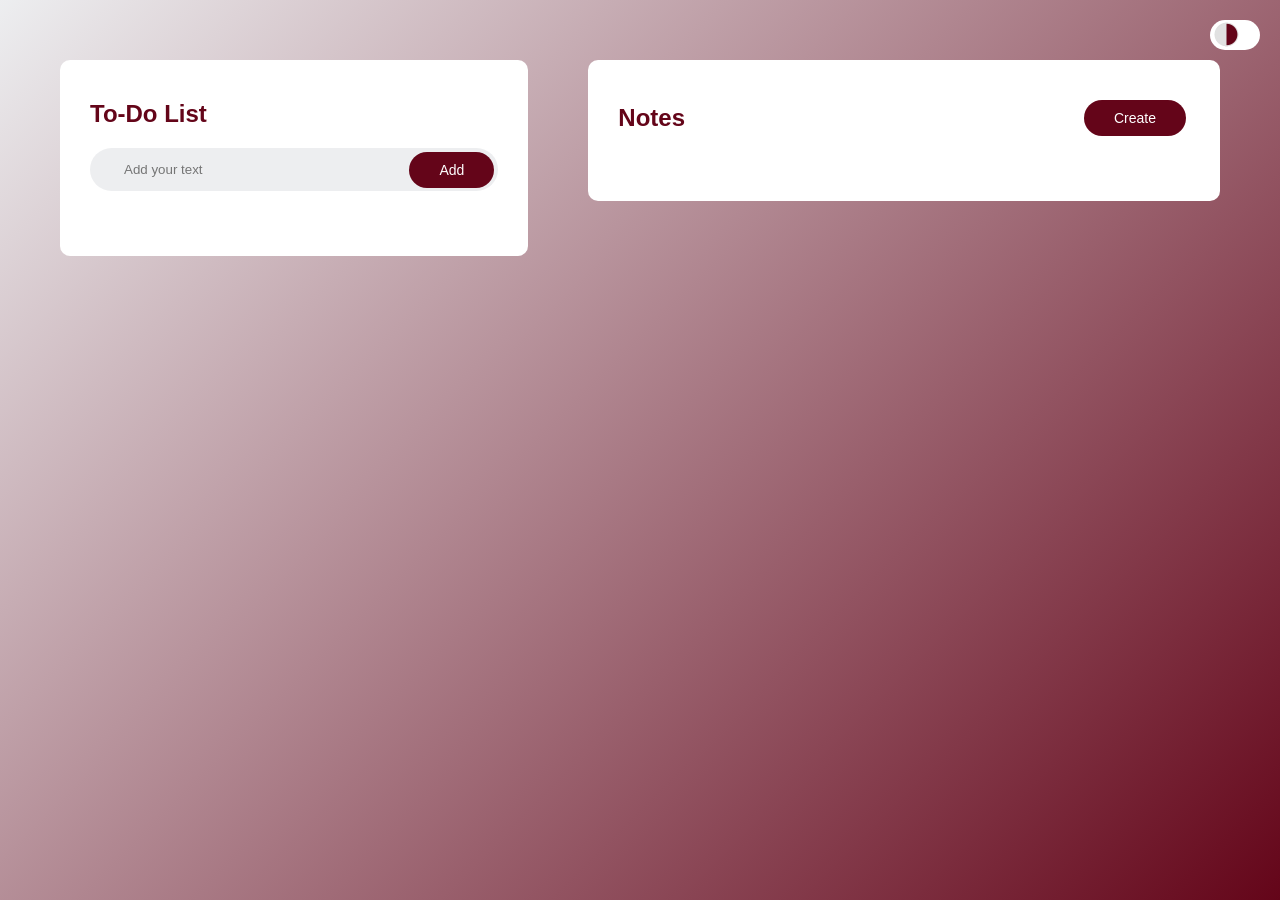
<file: to-do-list/index.html>
<!DOCTYPE html>
<html lang="en">

<head>
    <meta charset="UTF-8">
    <meta name="viewport" content="width=device-width, initial-scale=1.0">
    <link rel="stylesheet" href="style.css">
    <title>To-Do List App</title>
</head>

<body>
    <div class="container">
        <div class="mode">
            <label class="switch">
                <input type="checkbox" id="themeToggle">
                <span class="slider round"></span>
            </label>
        </div>
        <div class="col">
            <div class="todo-app">
                <h2>To-Do List</h2>
                <div class="row-todo">
                    <input type="text" id="input-list" placeholder="Add your text">
                    <!-- <input type="datetime-local" id="due-date">/ -->
                    <button id="addBtn" onclick="addTask()">Add</button>
                </div>
                <ul id="list-container">
                </ul>
            </div>
            <div class="notes-app">
                <div class="row-notes">
                    <h2>Notes</h2>
                    <button class="createBtn">Create</button>
                </div>
                <div class="notes-container">
                    <!-- <div class="note">
                        <p contenteditable></p>
                        <span>×</span>
                    </div> -->
                </div>
            </div>
        </div>
    </div>

    <script src="script.js"></script>
</body>

</html>
</file>
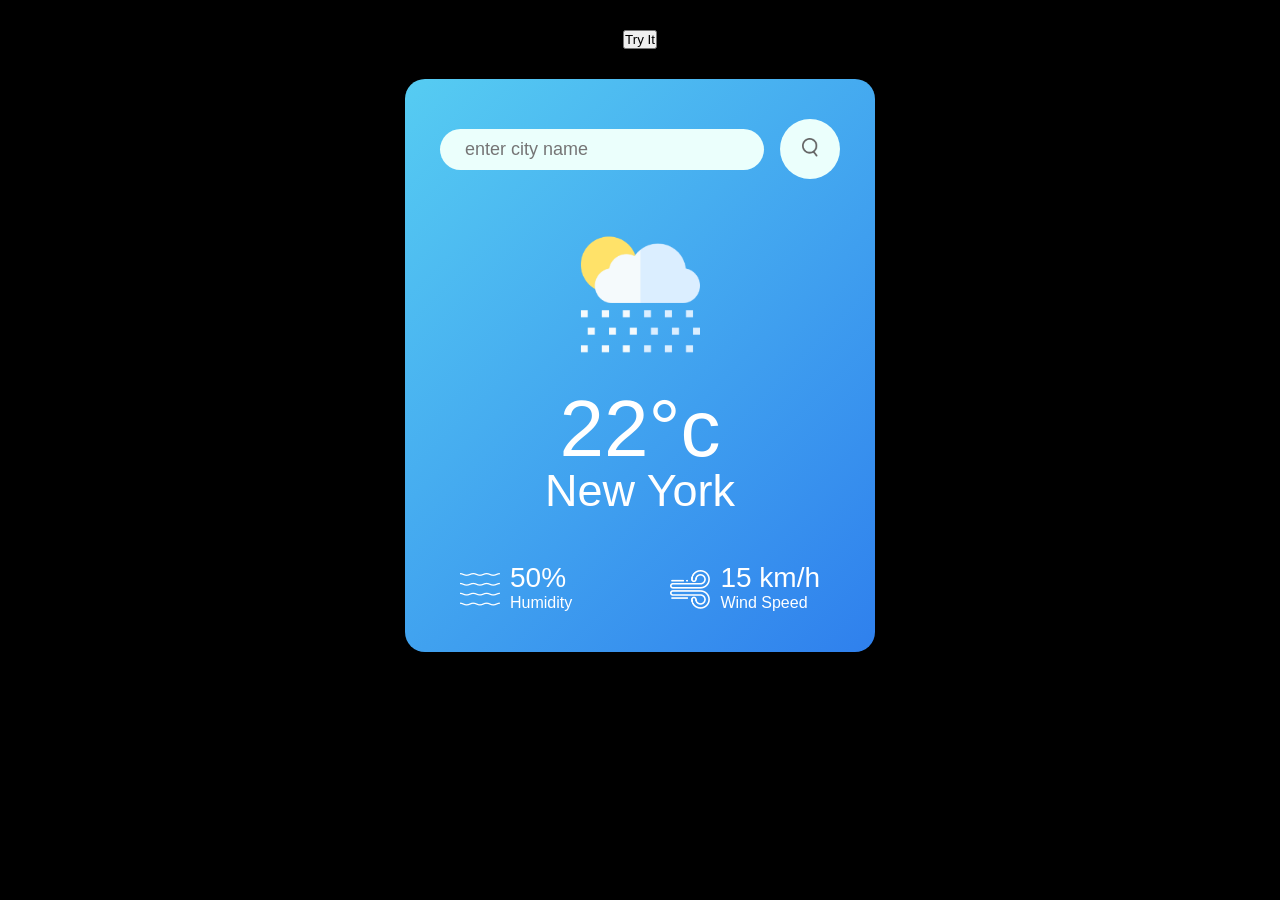
<file: weather app/index.html>
<!DOCTYPE html>
<html lang="en">

<head>
    <meta charset="UTF-8">
    <meta name="viewport" content="width=device-width, initial-scale=1.0">
    <title>Weather App</title>
    <link rel="stylesheet" href="style.css">

</head>

<body>

    <div class="header">
        <button id="locationBtn">Try It</button>
        <p id="output"></p>
    </div>

    <div class="card">
        <div class="search">
            <input type="text" placeholder="enter city name" spellcheck="false">
            <button><img src="images/search.png"></button>
        </div>
        <div class="error">Invalid city name</div>

        <div class="weather">
            <img src="images/rain.png" class="weather-icon">
            <h1 class="temp">22°c</h1>
            <h2 class="city">New York</h2>
            <div class="details">
                <div class="col">
                    <img src="images/humidity.png">
                    <div>
                        <p class="humidity">50%</p>
                        <p>Humidity</p>
                    </div>
                </div>
                <div class="col">
                    <img src="images/wind.png">
                    <div>
                        <p class="wind">15 km/h</p>
                        <p>Wind Speed</p>
                    </div>
                </div>
            </div>
        </div>
    </div>

    <script src="script.js"></script>
</body>

</html>
</file>
<file: to-do-list/style.css>
* {
    margin: 0;
    padding: 0;
    font-family: 'Poppins', sans-serif;
    box-sizing: border-box;
}

.container {
    width: 100%;
    min-height: 100vh;
    background: linear-gradient(135deg, #edeef0, #640519);
    padding: 10px;
}

.mode {
    position: fixed;
    display: flex;
    right: 20px;
    top: 20px;
}

.switch {
    position: relative;
    display: inline-block;
    width: 50px;
    height: 30px;
    right: 0;
}

.switch input {
    display: none;
}

.slider {
    position: absolute;
    inset: 0;
    background: #fff;
    cursor: pointer;
    border-radius: 34px;
    transition: .3s;
}

.slider::before {
    content: "";
    position: absolute;
    width: 25px;
    height: 25px;
    left: 4px;
    bottom: 3px;
    background: #fff;
    background-image: url("images/mode-toggle.png");
    background-repeat: no-repeat;
    background-position: center;
    background-size: 25px;
    border-radius: 50%;
    transition: .3s;
}

input:checked+.slider {
    background: #640519;
}

input:checked+.slider::before {
    transform: translateX(17px);
}

.col {
    display: flex;
    gap: 60px;
    justify-content: center;
    align-items: flex-start;
    padding: 50px;
}

@media (max-width:800px) {

    .col {
        flex-direction: column;
        align-items: center;
    }

    .todo-app,
    .notes-app {
        width: 100%;
        max-width: 700px;
    }

}

.todo-app {
    flex: 1;
    min-width: 350px;
    max-width: 500px;
    background: #fff;
    padding: 40px 30px;
    border-radius: 10px;
}

.todo-app h2 {
    color: #640519;
    display: flex;
    align-items: center;
    margin-bottom: 20px;
}

.notes-app {
    flex: 1.4;
    min-width: 350px;
    max-width: 700px;
    background: #fff;
    padding: 40px 30px;
    border-radius: 10px;
}

.notes-app h2 {
    color: #640519;
    display: flex;
    align-items: center;
    margin-right: 20px;
}

.row-notes {
    display: flex;
    justify-content: space-between;
    align-items: center;

    margin-bottom: 25px;
}

.container.dark-mode {
    /* background: #121212; */
    background: linear-gradient(135deg, #341b21, #121212);
}

.container.dark-mode .todo-app,
.container.dark-mode .notes-app {
    background: #555;
}

.container.dark-mode .todo-app h2,
.container.dark-mode .notes-app h2 {
    color: #fff;
}

.row-todo {
    display: flex;
    align-items: center;
    justify-content: space-between;
    background: #edeef0;
    border-radius: 30px;
    padding-left: 20px;
    margin-bottom: 25px;
}

input {
    flex: 1;
    border: none;
    outline: none;
    background: transparent;
    padding: 14px;
    font-weight: 14px;

}

.row-todo button {
    border: none;
    outline: none;
    padding: 10px 30px;
    background: #640519;
    color: #fff;
    font-size: 14px;
    cursor: pointer;
    border-radius: 30px;
    margin-right: 4px;
}

.row-notes button {
    border: none;
    outline: none;
    padding: 10px 30px;
    background: #640519;
    color: #fff;
    font-size: 14px;
    cursor: pointer;
    border-radius: 30px;
    margin-right: 4px;
}

ul li {
    list-style: none;
    font-size: 14px;
    color: #640519;
    padding: 12px 8px 10px 40px;
    user-select: none;
    cursor: pointer;
    position: relative;
}

.container.dark-mode ul li {
    color: #fff;
}

ul li::before {
    content: '';
    position: absolute;
    height: 20px;
    width: 20px;
    border-radius: 50%;
    background-image: url(images/unchecked.png);
    background-size: cover;
    background-position: center;
    top: 12px;
    left: 8px;
}

ul li.checked {
    color: #555;
    text-decoration: line-through;
}

ul li.checked::before {
    background-image: url(images/checked1.png);
}

ul li span {
    position: absolute;
    right: 0;
    top: 5px;
    width: 40px;
    height: 40px;
    font-size: 22px;
    color: #555;
    line-height: 40px;
    text-align: center;
    border-radius: 50%;
}

ul li span:hover {
    background: #edeef0;
}

.note {
    position: relative;
    background: #edeef0;
    min-height: 70px;
    color: #555;
    padding: 15px;
    margin: 20px 0;
    outline: none;
    border-radius: 5px;
}

.input-box {
    width: 100%;
    min-height: 40px;

    border: none;
    outline: none;
    background: transparent;

    white-space: pre-wrap;
    word-break: break-word;
}

.container.dark-mode .note {
    background: #524545;
    color: #edeef0;
}

.delete-note {
    position: absolute;
    top: 15px;
    right: 15px;
    width: 40px;
    height: 40px;
    line-height: 40px;
    cursor: pointer;
    font-size: 24px;
    color: #555;
    border-radius: 50%;
    text-align: center;
}

.delete-note:hover {
    background: #fff;
}
</file>
<file: weather app/style.css>
* {
    margin: 0;
    padding: 0;
    font-family: 'Poppins', sans-serif;
    box-sizing: border-box;
}

body {
    background: #000000;
}

.header {
    text-align: center;
    color: #fff;
    margin-top: 30px;
}

.card {
    width: 90%;
    max-width: 470px;
    background: linear-gradient(135deg, #56CCF2, #2F80ED);
    color: #fff;
    margin: 30px auto 0;
    border-radius: 20px;
    padding: 40px 35px;
    text-align: center;
}

.search {
    width: 100%;
    display: flex;
    align-items: center;
    justify-content: space-between;
}

.search input {
    border: 0;
    outline: 0;
    background: #ebfffc;
    color: #555;
    padding: 10px 25px;
    height: 50 px;
    border-radius: 30px;
    flex: 1;
    margin-right: 16px;
    font-size: 18px;
}

.search button {
    border: 0;
    outline: 0;
    background: #ebfffc;
    border-radius: 50%;
    width: 60px;
    height: 60px;
    cursor: pointer;
}

.search button img {
    width: 16px;
}

.weather-icon {
    width: 170px;
    margin-top: 30px;
}

.weather h1 {
    font-size: 80px;
    font-weight: 500;
}

.weather h2 {
    font-size: 45px;
    font-weight: 400;
    margin-top: -10px;
}

.details {
    display: flex;
    align-items: center;
    justify-content: space-between;
    padding: 0 20px;
    margin-top: 50px;
}

.col {
    display: flex;
    align-items: center;
    text-align: left;
}

.col img {
    width: 40px;
    margin-right: 10px;
}

.humidity,
.wind {
    font-size: 28px;
    margin-top: -5px;
}

/* .weather {
    display: none;
} */

.error {
    text-align: left;
    margin-left: 10px;
    font-size: 14px;
    margin-top: 4px;
    display: none;
}
</file>
